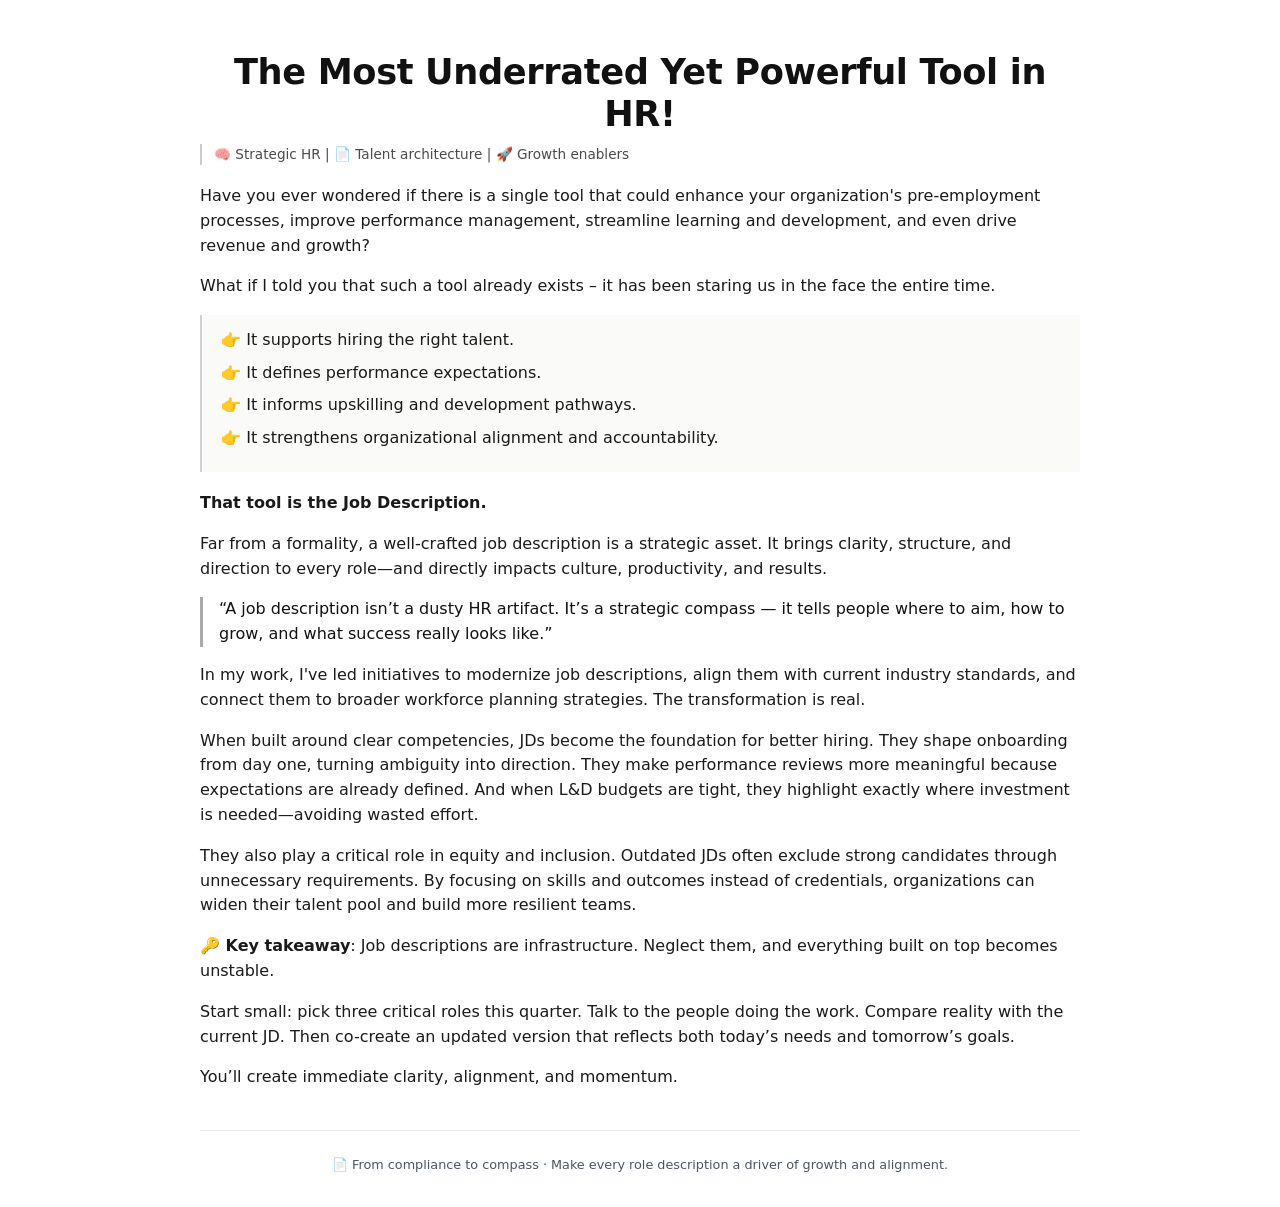
<file: blogs/powerfull_hr_tools/index.html>
<!DOCTYPE html>
<html lang="en">
<head>
    <meta charset="UTF-8">
    <meta name="viewport" content="width=device-width, initial-scale=1.0">
    <title>The Most Underrated Yet Powerful Tool in HR · JD Strategy & Growth</title>
    <style>
        * {
            margin: 0;
            padding: 0;
            box-sizing: border-box;
        }

        body {
            background: #ffffff;
            font-family: system-ui, -apple-system, 'Segoe UI', Roboto, 'Helvetica Neue', sans-serif;
            color: #111;
            line-height: 1.55;
            padding: 2rem 1.2rem;
        }

        .simple-content {
            max-width: 880px;
            margin: 0 auto;
            background: white;
        }

        h1 {
            font-size: 2.2rem;
            font-weight: 600;
            margin: 1.2rem 0 0.5rem 0;
            line-height: 1.2;
            letter-spacing: -0.01em;
        }

        h2 {
            font-size: 1.7rem;
            font-weight: 600;
            margin: 1.4rem 0 0.6rem 0;
            border-bottom: 1px solid #e2e2e2;
            padding-bottom: 0.2rem;
        }

        h3 {
            font-size: 1.35rem;
            font-weight: 600;
            margin: 1.2rem 0 0.4rem 0;
        }

        p, li, .meta-text {
            font-size: 1rem;
            margin-bottom: 1rem;
            color: #1a1a1a;
        }

        ul, ol {
            margin: 0.75rem 0 1rem 1.8rem;
        }
        li {
            margin-bottom: 0.5rem;
        }

        a {
            color: #0066cc;
            text-decoration: underline;
            text-underline-offset: 2px;
        }
        a:hover {
            color: #004499;
        }

        img {
            max-width: 100%;
            height: auto;
            display: block;
            margin: 1rem 0;
            border: 1px solid #ddd;
            border-radius: 0;
        }

        hr {
            margin: 2rem 0 1.5rem;
            border: 0;
            height: 1px;
            background: #ddd;
        }

        .post-meta-plain {
            font-size: 0.85rem;
            color: #4a4a4a;
            margin: 0.3rem 0 1.2rem 0;
            border-left: 2px solid #ccc;
            padding-left: 0.75rem;
        }

        .simple-quote {
            margin: 1rem 0;
            font-style: normal;
            border-left: 3px solid #aaa;
            padding-left: 1rem;
            background: transparent;
        }

        .footer-simple {
            margin-top: 2.5rem;
            font-size: 0.8rem;
            color: #4b5563;
            border-top: 1px solid #eaeaea;
            padding-top: 1.5rem;
            text-align: center;
        }
        
        .highlight-thought {
            margin: 1.2rem 0;
            padding: 0.75rem 0 0.75rem 1rem;
            border-left: 3px solid #888;
            background: transparent;
        }

        .jd-benefits-grid {
            margin: 1rem 0 1.2rem 0;
            background: #fafaf9;
            padding: 0.8rem 1.2rem;
            border-radius: 0;
            border-left: 2px solid #d0d0d0;
        }

        .jd-benefits-grid p {
            margin-bottom: 0.5rem;
        }
    </style>
</head>
<body>
<div class="simple-content">
    
    <h1 style="text-align: center;">The Most Underrated Yet Powerful Tool in HR!</h1>
    <div class="post-meta-plain">
        🧠 Strategic HR | 📄 Talent architecture | 🚀 Growth enablers
    </div>
    
    <p>Have you ever wondered if there is a single tool that could enhance your organization's pre-employment processes, improve performance management, streamline learning and development, and even drive revenue and growth?</p>
    
    <p>What if I told you that such a tool already exists – it has been staring us in the face the entire time.</p>
    
    <div class="jd-benefits-grid">
        <p>👉 It supports hiring the right talent.</p>
        <p>👉 It defines performance expectations.</p>
        <p>👉 It informs upskilling and development pathways.</p>
        <p>👉 It strengthens organizational alignment and accountability.</p>
    </div>
    
    <p><strong>That tool is the Job Description.</strong></p>
    
    <p>Far from a formality, a well-crafted job description is a strategic asset. It brings clarity, structure, and direction to every role—and directly impacts culture, productivity, and results.</p>
    
    <div class="simple-quote">
        “A job description isn’t a dusty HR artifact. It’s a strategic compass — it tells people where to aim, how to grow, and what success really looks like.”
    </div>
    
    <p>In my work, I've led initiatives to modernize job descriptions, align them with current industry standards, and connect them to broader workforce planning strategies. The transformation is real.</p>
    
    <p>When built around clear competencies, JDs become the foundation for better hiring. They shape onboarding from day one, turning ambiguity into direction. They make performance reviews more meaningful because expectations are already defined. And when L&D budgets are tight, they highlight exactly where investment is needed—avoiding wasted effort.</p>
    
    <p>They also play a critical role in equity and inclusion. Outdated JDs often exclude strong candidates through unnecessary requirements. By focusing on skills and outcomes instead of credentials, organizations can widen their talent pool and build more resilient teams.</p>
    
    
    <p><strong>🔑 Key takeaway</strong>: Job descriptions are infrastructure. Neglect them, and everything built on top becomes unstable.</p>
    
    <p>Start small: pick three critical roles this quarter. Talk to the people doing the work. Compare reality with the current JD. Then co-create an updated version that reflects both today’s needs and tomorrow’s goals.</p>
    
    <p>You’ll create immediate clarity, alignment, and momentum.</p>

    <div class="footer-simple">
        📄 From compliance to compass · Make every role description a driver of growth and alignment.
    </div>
    
</div>
</body>
</html>
</file>
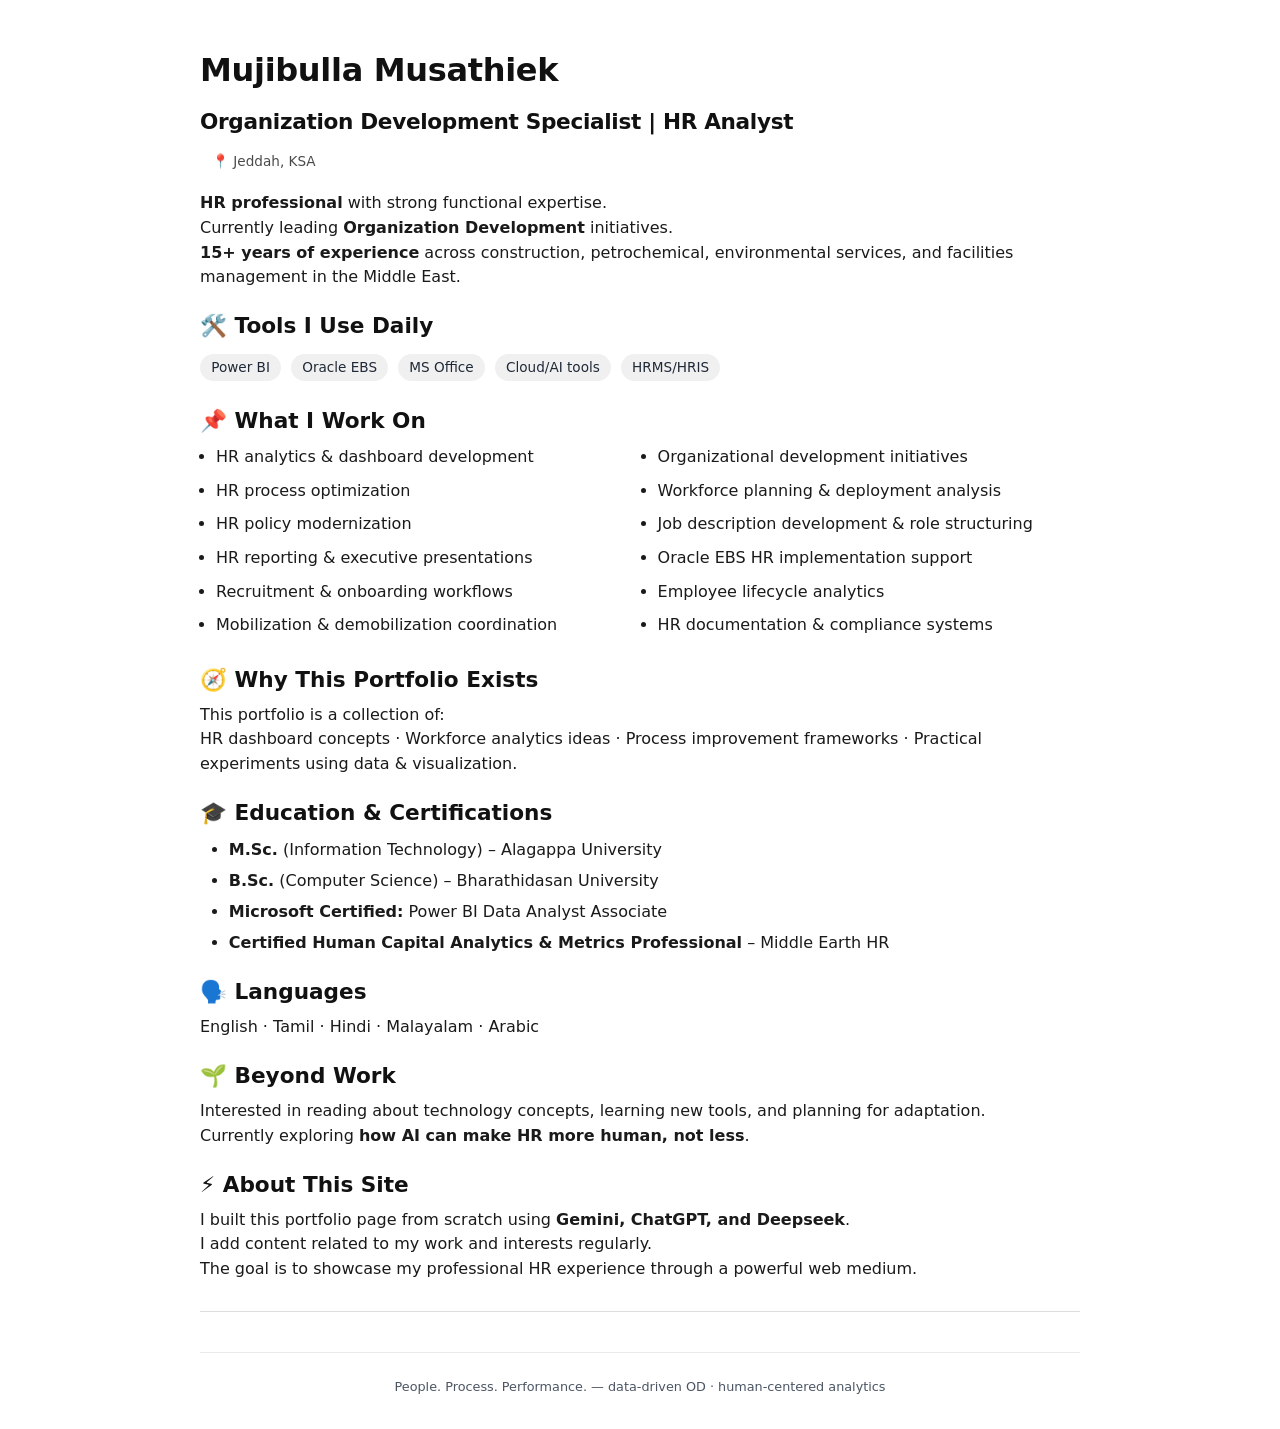
<file: aboutme.html>
<!DOCTYPE html>
<html lang="en">
<head>
    <meta charset="UTF-8">
    <meta name="viewport" content="width=device-width, initial-scale=1.0">
    <title>About Me · Mujibulla M · HR & Organization Development</title>
    <style>
        * {
            margin: 0;
            padding: 0;
            box-sizing: border-box;
        }

        body {
            background: #ffffff;
            font-family: system-ui, -apple-system, 'Segoe UI', Roboto, 'Helvetica Neue', sans-serif;
            color: #111;
            line-height: 1.55;
            padding: 2rem 1.2rem;
        }

        .simple-content {
            max-width: 880px;
            margin: 0 auto;
            background: white;
        }

        h1 {
            font-size: 2rem;
            font-weight: 600;
            margin: 1.2rem 0 0.25rem 0;
            line-height: 1.2;
            letter-spacing: -0.01em;
        }

        h2 {
            font-size: 1.7rem;
            font-weight: 600;
            margin: 1.4rem 0 0.6rem 0;
            border-bottom: 1px solid #e2e2e2;
            padding-bottom: 0.2rem;
        }

        h3 {
            font-size: 1.35rem;
            font-weight: 600;
            margin: 1.2rem 0 0.4rem 0;
        }

        p, li, .meta-text {
            font-size: 1rem;
            margin-bottom: 1rem;
            color: #1a1a1a;
        }

        ul, ol {
            margin: 0.5rem 0 0.75rem 1.8rem;
        }
        li {
            margin-bottom: 0.4rem;
        }

        a {
            color: #0066cc;
            text-decoration: underline;
            text-underline-offset: 2px;
        }
        a:hover {
            color: #004499;
        }

        hr {
            margin: 1.8rem 0 1.2rem;
            border: 0;
            height: 1px;
            background: #ddd;
        }

        .post-meta-plain {
            font-size: 0.85rem;
            color: #4a4a4a;
            margin: 0.2rem 0 1.2rem 0;
            border-left: 0px solid #ccc;
            padding-left: 0.75rem;
        }

        .simple-quote {
            margin: 1rem 0;
            font-style: normal;
            border-left: 3px solid #aaa;
            padding-left: 1rem;
            background: transparent;
        }

        .footer-simple {
            margin-top: 2.5rem;
            font-size: 0.8rem;
            color: #4b5563;
            border-top: 1px solid #eaeaea;
            padding-top: 1.5rem;
            text-align: center;
        }
        
        .highlight-thought {
            margin: 1.2rem 0;
            padding: 0.75rem 0 0.75rem 1rem;
            border-left: 3px solid #888;
            background: transparent;
        }

        /* tool-badge styling (optional) */
        .tool-badge {
            display: inline-block;
            background: #f0f0f0;
            padding: 0.2rem 0.7rem;
            margin: 0.2rem 0.3rem 0.2rem 0;
            border-radius: 20px;
            font-size: 0.85rem;
            font-weight: 450;
            color: #1f2937;
        }

        .two-col-list {
            display: grid;
            grid-template-columns: repeat(2, 1fr);
            gap: 0.2rem 1.2rem;
            margin: 0.5rem 0 0.75rem 1rem;
        }
        .two-col-list li {
            margin-bottom: 0.35rem;
        }

        @media (max-width: 600px) {
            .two-col-list {
                grid-template-columns: 1fr;
                margin-left: 1rem;
            }
            body {
                padding: 1.2rem;
            }
            h1 {
                font-size: 1.8rem;
            }
        }
    </style>
</head>
<body>
<div class="simple-content">
    
    <!-- title & subtile: clean, direct -->
    <h1>Mujibulla Musathiek <span style="font-weight:500;"><p><h3>Organization Development Specialist | HR Analyst</span></h3></p></h1>
    <div class="post-meta-plain">
        📍 Jeddah, KSA
    </div>
    
    <!-- CRISP about intro: 3 lines exactly as we refined -->
    <p><strong>HR professional</strong> with strong functional expertise.<br>
    Currently leading <strong>Organization Development</strong> initiatives.<br>
    <strong>15+ years of experience</strong> across construction, petrochemical, environmental services, and facilities management in the Middle East.</p>
    
    <!-- Tools section (clean badges) -->
    <h3>🛠️ Tools I Use Daily</h3>
    <div style="margin: 0.5rem 0 0.8rem 0;">
        <span class="tool-badge">Power BI</span>
        <span class="tool-badge">Oracle EBS</span>
        <span class="tool-badge">MS Office</span>
        <span class="tool-badge">Cloud/AI tools</span>
        <span class="tool-badge">HRMS/HRIS</span>
    </div>
    
    <!-- What I Work On: two-column for crisp density but fully readable -->
    <h3>📌 What I Work On</h3>
    <ul class="two-col-list">
        <li>HR analytics & dashboard development</li>
        <li>Organizational development initiatives</li>
        <li>HR process optimization</li>
        <li>Workforce planning & deployment analysis</li>
        <li>HR policy modernization</li>
        <li>Job description development & role structuring</li>
        <li>HR reporting & executive presentations</li>
        <li>Oracle EBS HR implementation support</li>
        <li>Recruitment & onboarding workflows</li>
        <li>Employee lifecycle analytics</li>
        <li>Mobilization & demobilization coordination</li>
        <li>HR documentation & compliance systems</li>
    </ul>
    
    <!-- Why this portfolio exists (authentic tone) -->
    <h3>🧭 Why This Portfolio Exists</h3>
    <p>This portfolio is a collection of:<br>
    HR dashboard concepts · Workforce analytics ideas · Process improvement frameworks · Practical experiments using data & visualization.</p>
    
    <!-- Education & certifications (structured with em dash for readability) -->
    <h3>🎓 Education & Certifications</h3>
    <ul>
        <li><strong>M.Sc.</strong> (Information Technology) – Alagappa University</li>
        <li><strong>B.Sc.</strong> (Computer Science) – Bharathidasan University</li>
        <li><strong>Microsoft Certified:</strong> Power BI Data Analyst Associate</li>
        <li><strong>Certified Human Capital Analytics & Metrics Professional</strong> – Middle Earth HR</li>
    </ul>
    
    <!-- Languages: inline format -->
    <h3>🗣️ Languages</h3>
    <p>English · Tamil · Hindi · Malayalam · Arabic</p>
    
    <!-- Beyond work / personal learning -->
    <h3>🌱 Beyond Work</h3>
    <p>Interested in reading about technology concepts, learning new tools, and planning for adaptation.<br>
    Currently exploring <strong>how AI can make HR more human, not less</strong>.</p>
    
    <!-- About this site / transparent approach -->
    <h3>⚡ About This Site</h3>
    <p>I built this portfolio page from scratch using <strong>Gemini, ChatGPT, and Deepseek</strong>.<br>
    I add content related to my work and interests regularly.<br>
    The goal is to showcase my professional HR experience through a powerful web medium. </p>
    
    <!-- subtle horizontal rule and signature / consistent with template style -->
    <hr>
    <div class="footer-simple">
        People. Process. Performance. — data-driven OD · human-centered analytics
    </div>
    
</div>
</body>
</html>
</file>
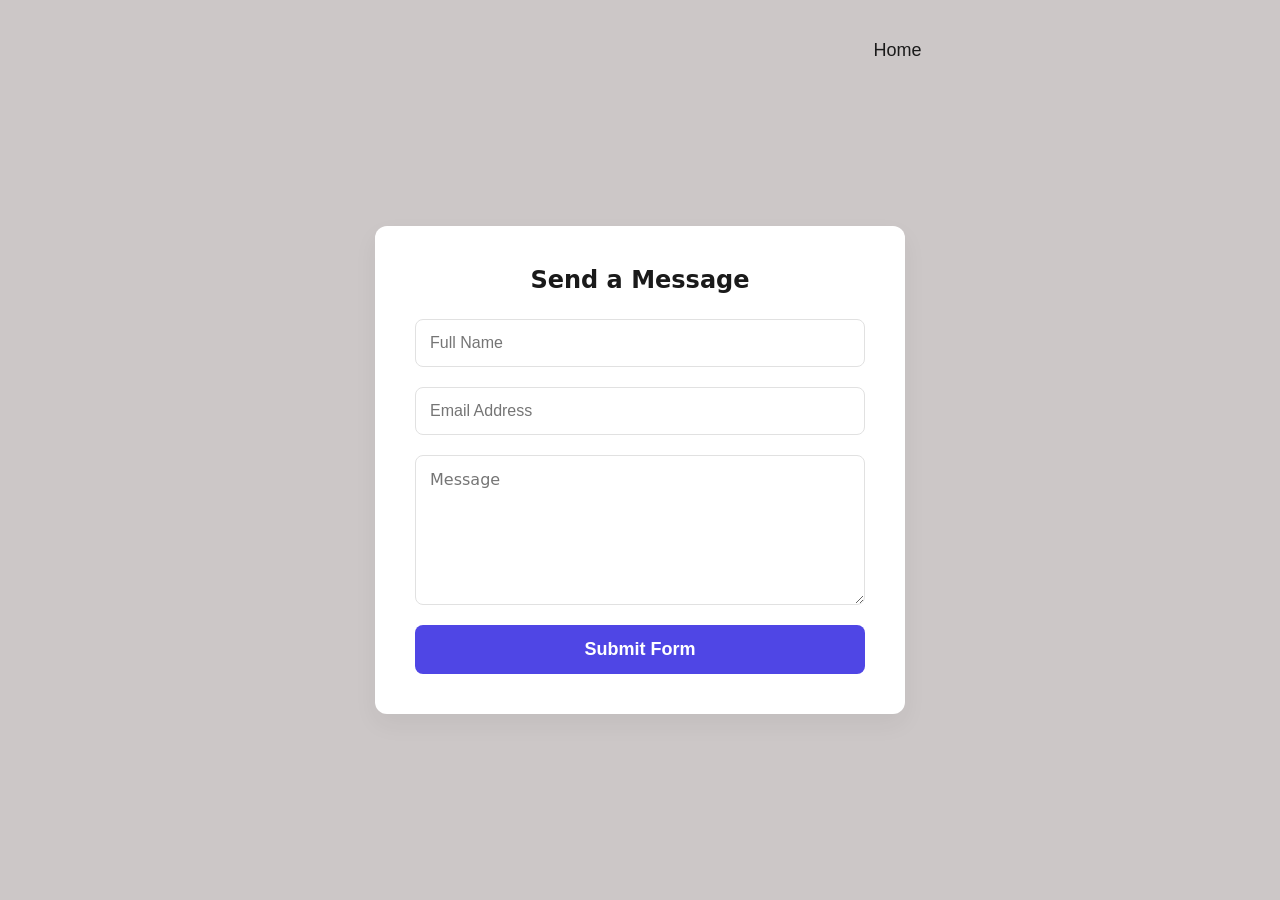
<file: contact.html>
<!DOCTYPE html>
<html lang="en">
<head>
    <meta charset="UTF-8">
    <meta name="viewport" content="width=device-width, initial-scale=1.0">
    <link rel="stylesheet" href="style.css">
    <title>Contact Me</title>
    <style>
    .main-header {
    position: absolute; /* Stays at the top even if you scroll */
    top: 0;
    left: 0;
    width: 100%;
    display: flex;
    justify-content: flex-end; /* Aligns link to the right */
    padding: 40px 28% 0;
    box-sizing: border-box;
    }

    .home_link {
    text-decoration: none;
    color: #1a1a1a;
    font-size: 18px;
    font-weight: 500;
    padding-bottom: 4px;
}
        body {
           font-family: system-ui, -apple-system, BlinkMacSystemFont, "Inter", sans-serif;
            display: flex;
            flex-direction: column;
            justify-content: center;
            align-items: center;
            min-height: 100vh;
            margin: 0;
            background-color: #ccc7c7;
        }

        
    

        .contact-container {
            background: white;
            padding: 40px;
            border-radius: 12px;
            box-shadow: 0 10px 25px rgba(0,0,0,0.05);
            width: 100%;
            max-width: 450px;
            z-index: 1;
            margin-top: 40px;
        }

        h2 {
            margin-top: 0;
            margin-bottom: 25px;
            color: #1a1a1a;
            text-align: center;
            font-size: 24px;
        }

        form {
            display: flex;
            flex-direction: column;
            width: 100%;
        }

        input, 
        textarea, 
        button {
            width: 100%; 
            box-sizing: border-box; 
            margin-bottom: 20px;
            padding: 14px;
            border: 1.5px solid #e1e1e1;
            border-radius: 8px;
            font-size: 16px;
            outline: none;
            transition: all 0.3s ease;
        }

        input:focus, textarea:focus {
            border-color: #4f46e5;
            box-shadow: 0 0 0 3px rgba(79, 70, 229, 0.1);
        }

        textarea {
            resize: vertical;
            min-height: 150px;
            font-family: inherit;
        }

        button {
            background-color: #4f46e5;
            color: white;
            border: none;
            font-weight: 600;
            cursor: pointer;
            margin-bottom: 0;
            font-size: 18px;
        }

        button:hover {
            background-color: #4338ca;
            transform: translateY(-1px);
        }

        button:active {
            transform: translateY(0);
        }



   
    </style>
</head>
<body>
   
<header class="main-header">
    <nav>
    <a href="https://adigitalcanvas.github.io/techblog/" class="home_link">Home</a>
    </nav>
</header>

<div class="contact-container">

    <h2>Send a Message</h2>
    
    <form id="form" action="https://api.web3forms.com/submit" method="POST">
        <input type="hidden" name="access_key" value="1dc18d09-3194-4f40-b484-af7b3500cdca">
        <input type="hidden" name="subject" value="New Submission from GitHub Pages">
        <input type="checkbox" name="botcheck" class="hidden" style="display:none">

        <input type="text" name="name" placeholder="Full Name" required>
        <input type="email" name="email" placeholder="Email Address" required>
        <textarea name="message" placeholder="Message" required></textarea>
        
        <button type="submit">Submit Form</button>
    </form>
</div>

<script>
    window.onload = function() {
        document.getElementById("form").reset();
    };
</script>
</body>
</html>
</file>
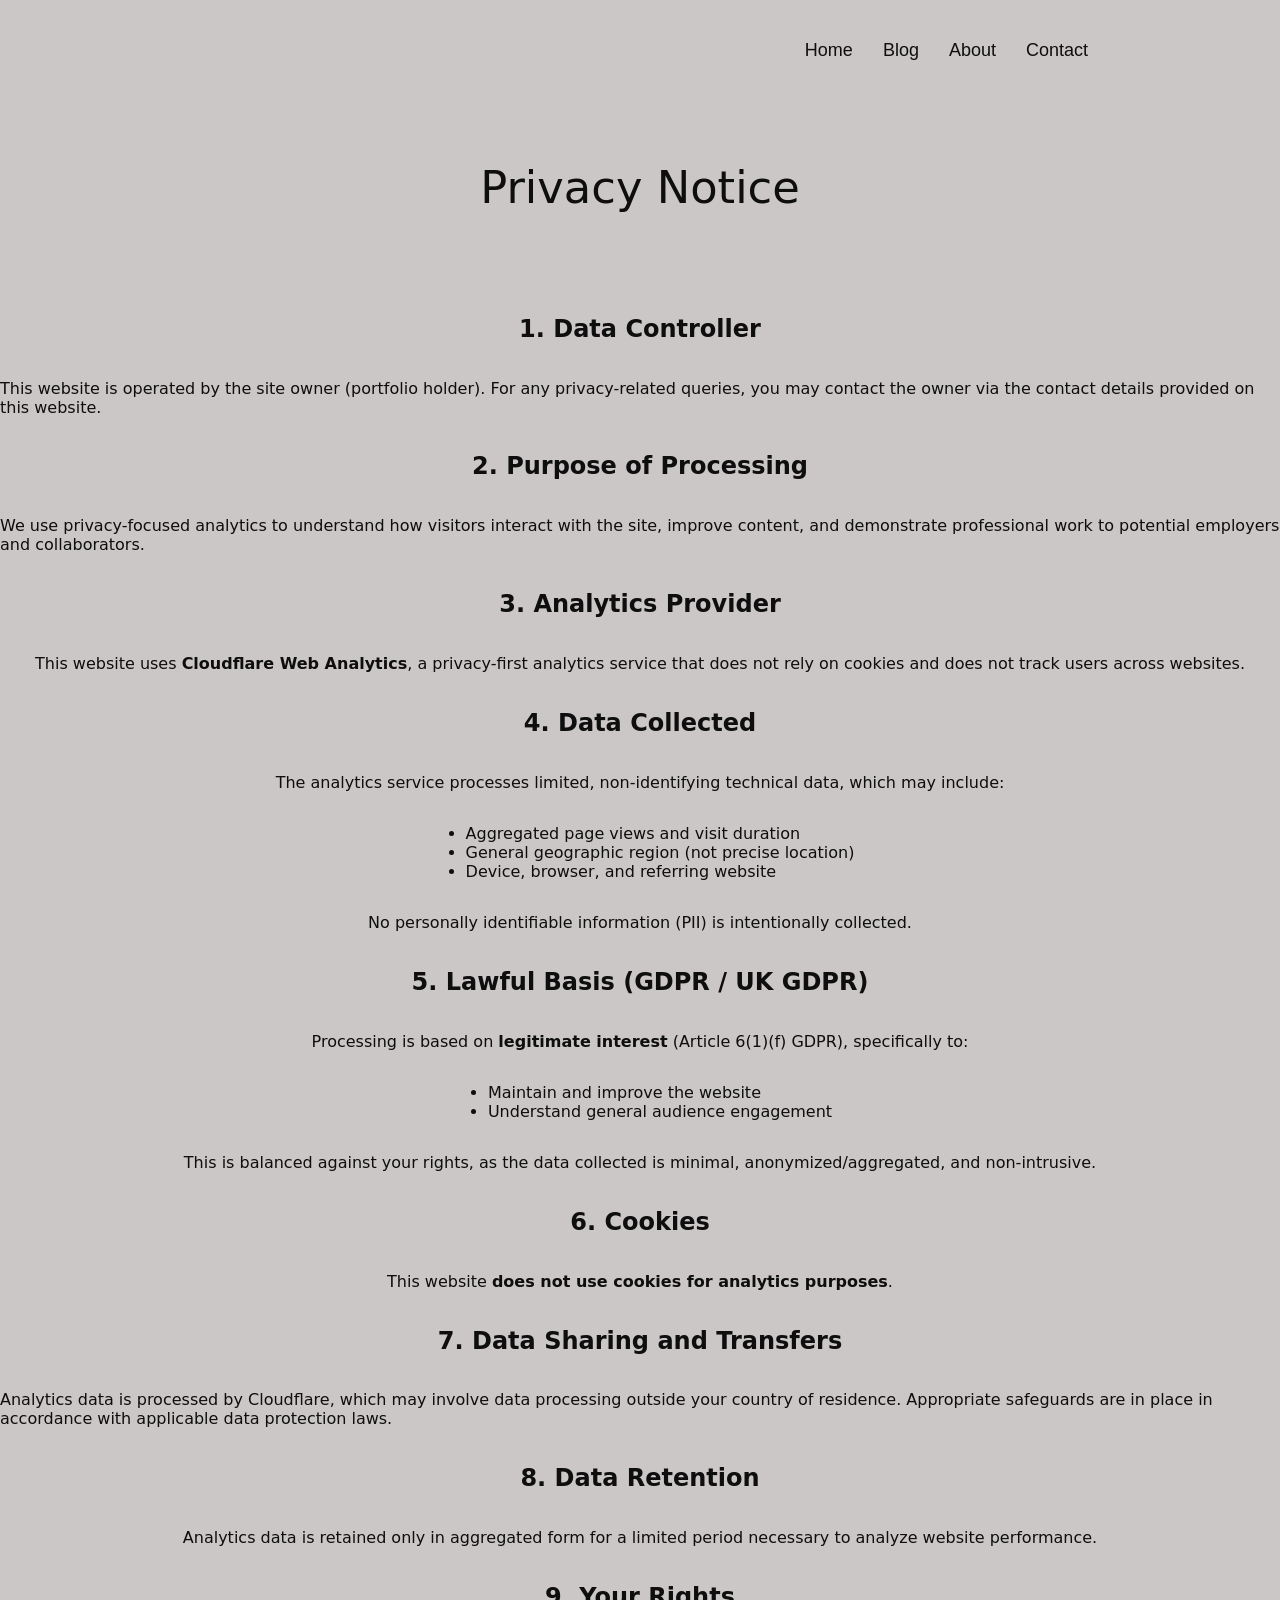
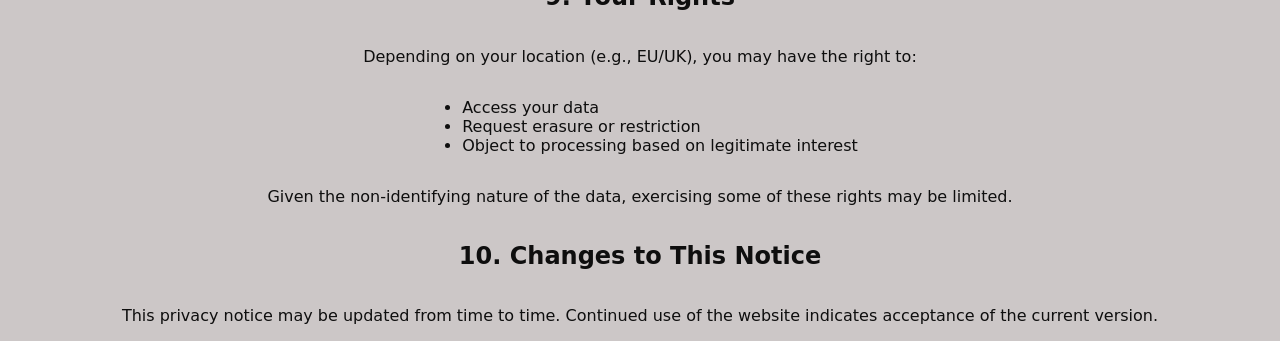
<file: privacypolicy.html>
<!DOCTYPE html>
<html lang="en">
<head>
    <meta charset="UTF-8">
    <meta name="viewport" content="width=device-width, initial-scale=1.0">
    <link rel="stylesheet" href="style.css">
    <title>Privacy Policy</title>

    <style>
        :root {
            --bg-color: #CCC7C7;
            --text-primary: #0e0e0e;
            --text-secondary: #4a4a4a;
            --border-normal: #9400D3;
            --border-hover: #00ffff;
        }
        header {
            width: 70%;
            padding: 100px 0 60px; 
            margin: 0 auto;
            text-align: center;
        }
        body {
            background-color: var(--bg-color);
            color: var(--text-primary);
            font-family: system-ui, -apple-system, BlinkMacSystemFont, "Inter", sans-serif;
            margin: 0;
            padding: 0;
            display: flex;
            flex-direction: column;
            align-items: center;
            min-height: 100vh;
        }

        nav {
            width: 100%;
            display: flex;
            color: var(--text-primary);
            font-size: 18px;
            justify-content: flex-end;
            padding: 40px 15% 0;
            box-sizing: border-box;
            gap: 30px;
        }

        .home-link:hover {
            text-decoration: underline;
        }
        
        header h1 { 
            font-size: 2.8rem; 
            margin: 0 auto 20px;
            font-weight: 400;
            line-height: 1.2;
            max-width: 800px;
        }
    </style>
</head>

<body>
    <nav>
        <a href="https://adigitalcanvas.github.io/techblog/">Home</a>
        <a href="https://goingextramilenew.blogspot.com/">Blog</a>
        <a href="aboutm.html">About</a>
        <a href="contact.html">Contact</a>
    </nav>
<header>
<h1 style="text-align: center;">Privacy Notice</h1>
</header>
<h2>1. Data Controller</h2>
<p data-start="278" data-end="449">This website is operated by the site owner (portfolio holder). For any privacy-related queries, you may contact the owner via the contact details provided on this website.</p>
<h2>2. Purpose of Processing</h2>
<p data-start="483" data-end="659">We use privacy-focused analytics to understand how visitors interact with the site, improve content, and demonstrate professional work to potential employers and collaborators.</p>
<h2>3. Analytics Provider</h2>
<p data-start="690" data-end="843">This website uses <strong data-start="708" data-end="736">Cloudflare Web Analytics</strong>, a privacy-first analytics service that does not rely on cookies and does not track users across websites.</p>
<h2 data-start="845" data-end="869">4. Data Collected</h2>
<p data-start="870" data-end="961">The analytics service processes limited, non-identifying technical data, which may include:</p>
<ul data-start="962" data-end="1102">
<li data-section-id="1gouxj8" data-start="962" data-end="1006">Aggregated page views and visit duration</li>
<li data-section-id="bldwf" data-start="1007" data-end="1059">General geographic region (not precise location)</li>
<li data-section-id="1ixdozc" data-start="1060" data-end="1102">Device, browser, and referring website</li>
</ul>
<p data-start="1104" data-end="1176">No personally identifiable information (PII) is intentionally collected.</p>
<h2 data-start="1178" data-end="1217">5. Lawful Basis (GDPR / UK GDPR)</h2>
<p data-start="1218" data-end="1305">Processing is based on <strong data-start="1241" data-end="1264">legitimate interest</strong> (Article 6(1)(f) GDPR), specifically to:</p>
<ul data-start="1306" data-end="1385">
<li data-section-id="1ys5y2q" data-start="1306" data-end="1342">Maintain and improve the website</li>
<li data-section-id="vzhulv" data-start="1343" data-end="1385">Understand general audience engagement</li>
</ul>
<p data-start="1387" data-end="1500">This is balanced against your rights, as the data collected is minimal, anonymized/aggregated, and non-intrusive.</p>
<h2 data-start="1502" data-end="1519">6. Cookies</h2>
<p data-start="1520" data-end="1581">This website <strong data-start="1533" data-end="1580">does not use cookies for analytics purposes</strong>.</p>
<h2 data-start="1583" data-end="1619">7. Data Sharing and Transfers</h2>
<p data-start="1620" data-end="1819">Analytics data is processed by Cloudflare, which may involve data processing outside your country of residence. Appropriate safeguards are in place in accordance with applicable data protection laws.</p>
<h2 data-start="1821" data-end="1845">8. Data Retention</h2>
<p data-start="1846" data-end="1959">Analytics data is retained only in aggregated form for a limited period necessary to analyze website performance.</p>
<h2 data-start="1961" data-end="1982">9. Your Rights</h2>
<p data-start="1983" data-end="2051">Depending on your location (e.g., EU/UK), you may have the right to:</p>
<ul data-start="2052" data-end="2161">
<li data-section-id="ol3wwd" data-start="2052" data-end="2072">Access your data</li>
<li data-section-id="1gvi8k7" data-start="2073" data-end="2107">Request erasure or restriction</li>
<li data-section-id="1yna62k" data-start="2108" data-end="2161">Object to processing based on legitimate interest</li>
</ul>
<p data-start="2163" data-end="2256">Given the non-identifying nature of the data, exercising some of these rights may be limited.</p>
<h2 data-start="2258" data-end="2291">10. Changes to This Notice</h2>
<p data-start="2292" data-end="2419">This privacy notice may be updated from time to time. Continued use of the website indicates acceptance of the current version.</p>
</body>
</html>
</file>
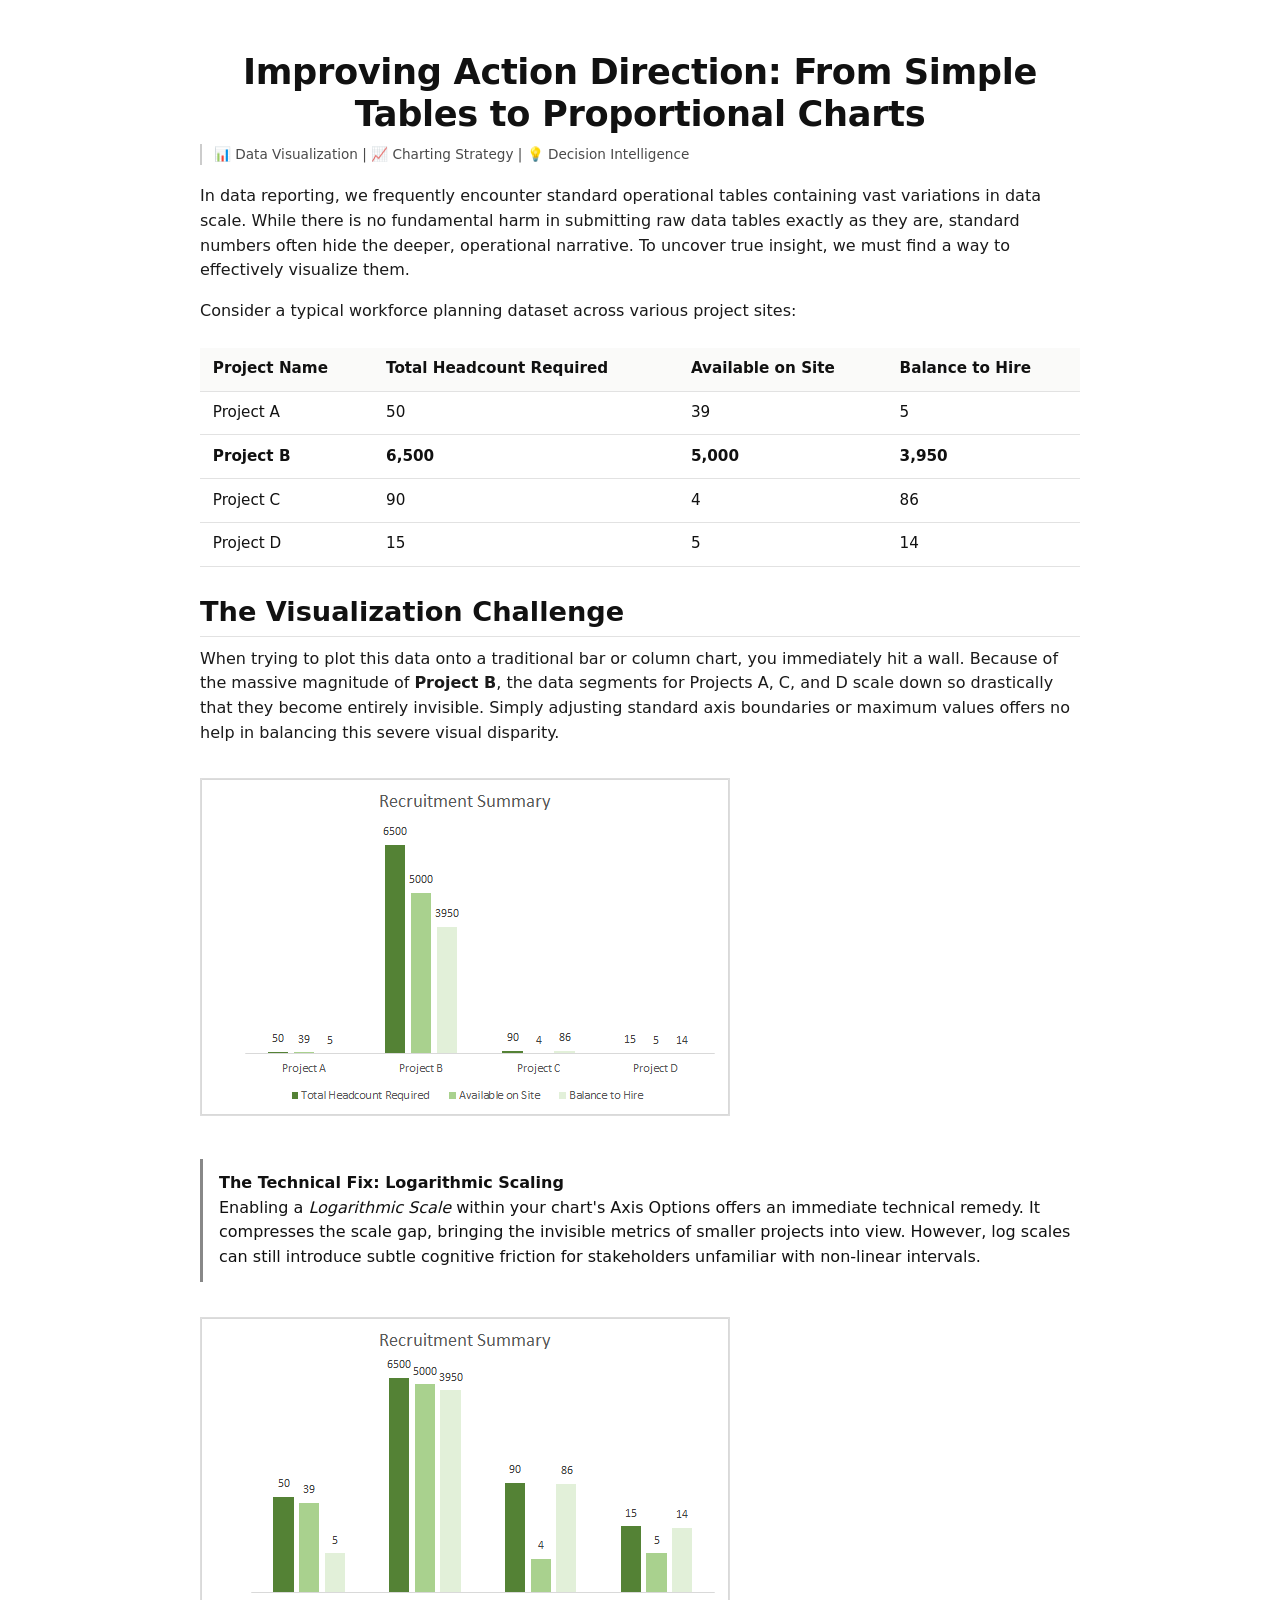
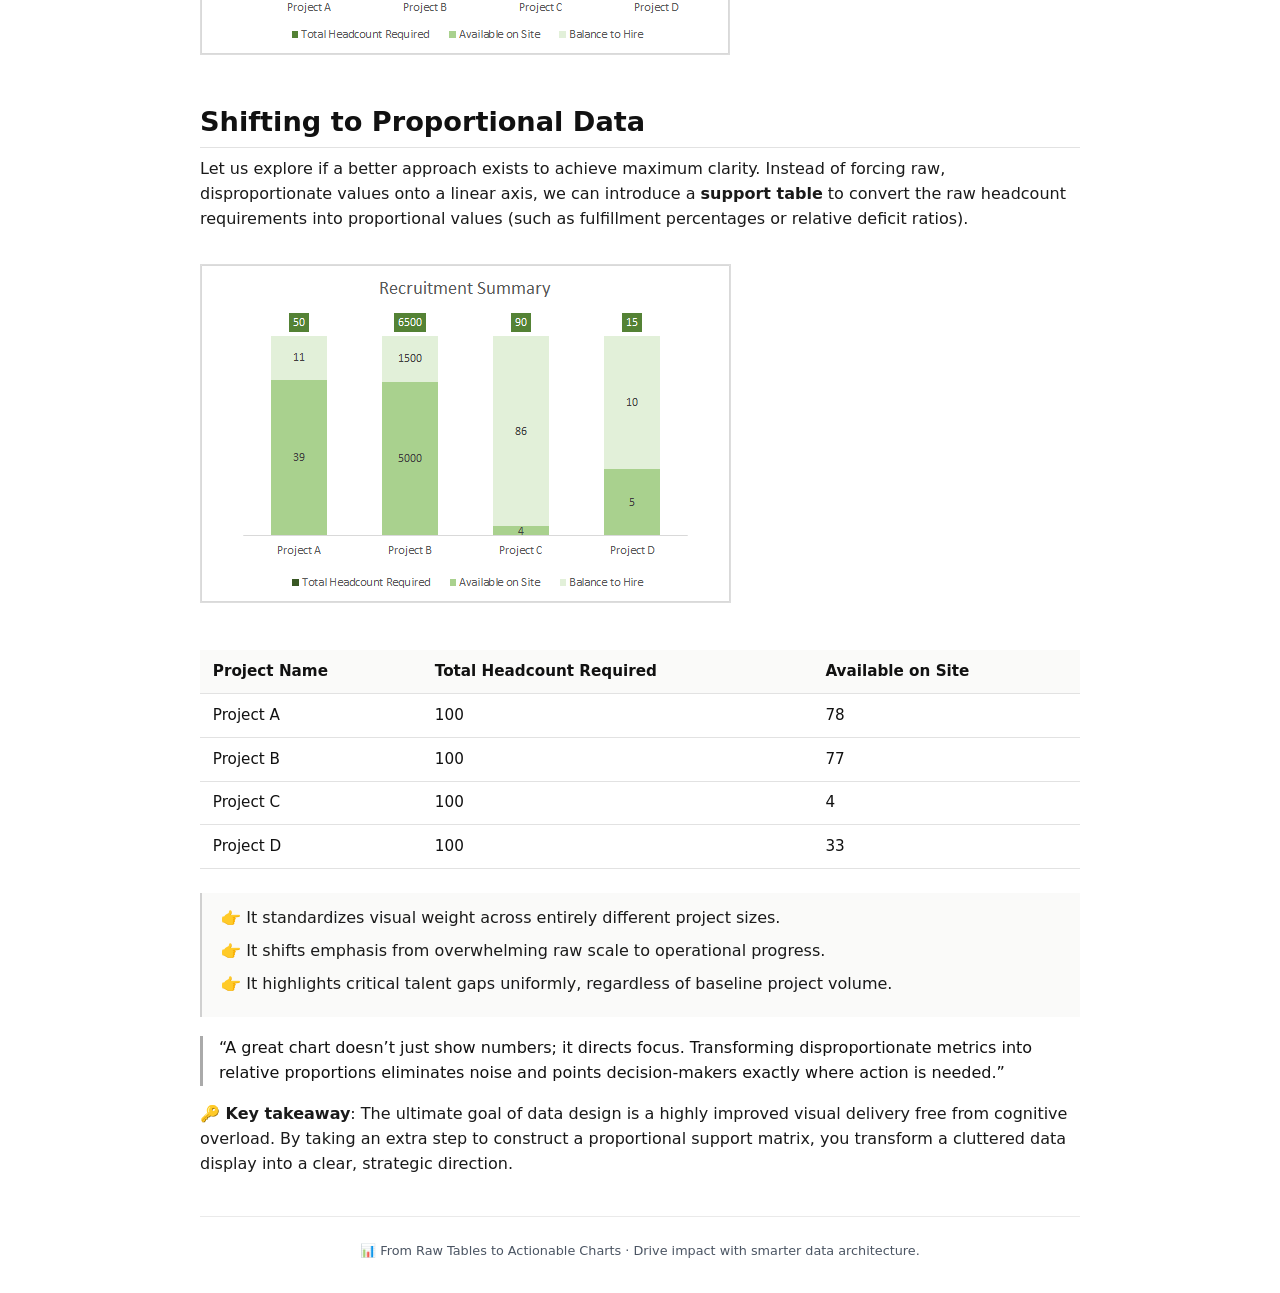
<file: blogs/proportionalchart/index.html.html>
<!DOCTYPE html>
<html lang="en">
<head>
    <meta charset="UTF-8">
    <meta name="viewport" content="width=device-width, initial-scale=1.0">
    <title>Improving Action Direction: From Simple Tables to Proportional Charts</title>
    <style>
        * {
            margin: 0;
            padding: 0;
            box-sizing: border-box;
        }

        body {
            background: #ffffff;
            font-family: system-ui, -apple-system, 'Segoe UI', Roboto, 'Helvetica Neue', sans-serif;
            color: #111;
            line-height: 1.55;
            padding: 2rem 1.2rem;
        }

        .simple-content {
            max-width: 880px;
            margin: 0 auto;
            background: white;
        }

        h1 {
            font-size: 2.2rem;
            font-weight: 600;
            margin: 1.2rem 0 0.5rem 0;
            line-height: 1.2;
            letter-spacing: -0.01em;
        }

        h2 {
            font-size: 1.7rem;
            font-weight: 600;
            margin: 1.4rem 0 0.6rem 0;
            border-bottom: 1px solid #e2e2e2;
            padding-bottom: 0.2rem;
        }

        h3 {
            font-size: 1.35rem;
            font-weight: 600;
            margin: 1.2rem 0 0.4rem 0;
        }

        p, li, .meta-text {
            font-size: 1rem;
            margin-bottom: 1rem;
            color: #1a1a1a;
        }

        ul, ol {
            margin: 0.75rem 0 1rem 1.8rem;
        }
        li {
            margin-bottom: 0.5rem;
        }

        a {
            color: #0066cc;
            text-decoration: underline;
            text-underline-offset: 2px;
        }
        a:hover {
            color: #004499;
        }

        img {
            max-width: 100%;
            height: auto;
            display: block;
            margin: 1rem 0;
            border: 1px solid #ddd;
            border-radius: 0;
        }

        hr {
            margin: 2rem 0 1.5rem;
            border: 0;
            height: 1px;
            background: #ddd;
        }

        .post-meta-plain {
            font-size: 0.85rem;
            color: #4a4a4a;
            margin: 0.3rem 0 1.2rem 0;
            border-left: 2px solid #ccc;
            padding-left: 0.75rem;
        }

        .simple-quote {
            margin: 1rem 0;
            font-style: normal;
            border-left: 3px solid #aaa;
            padding-left: 1rem;
            background: transparent;
        }

        .footer-simple {
            margin-top: 2.5rem;
            font-size: 0.8rem;
            color: #4b5563;
            border-top: 1px solid #eaeaea;
            padding-top: 1.5rem;
            text-align: center;
        }
        
        .highlight-thought {
            margin: 1.2rem 0;
            padding: 0.75rem 0 0.75rem 1rem;
            border-left: 3px solid #888;
            background: transparent;
        }

        .jd-benefits-grid {
            margin: 1rem 0 1.2rem 0;
            background: #fafaf9;
            padding: 0.8rem 1.2rem;
            border-radius: 0;
            border-left: 2px solid #d0d0d0;
        }

        .jd-benefits-grid p {
            margin-bottom: 0.5rem;
        }

        /* Custom minimal table styling matching the template aesthetic */
        .data-table {
            width: 100%;
            border-collapse: collapse;
            margin: 1.5rem 0;
            font-size: 0.95rem;
        }
        .data-table th, .data-table td {
            padding: 0.6rem 0.8rem;
            text-align: left;
            border-bottom: 1px solid #e2e2e2;
        }
        .data-table th {
            background-color: #fafaf9;
            font-weight: 600;
        }
    </style>
</head>
<body>
<div class="simple-content">
    
    <h1 style="text-align: center;">Improving Action Direction: From Simple Tables to Proportional Charts</h1>
    <div class="post-meta-plain">
        📊 Data Visualization | 📈 Charting Strategy | 💡 Decision Intelligence
    </div>
    
    <p>In data reporting, we frequently encounter standard operational tables containing vast variations in data scale. While there is no fundamental harm in submitting raw data tables exactly as they are, standard numbers often hide the deeper, operational narrative. To uncover true insight, we must find a way to effectively visualize them.</p>
    
    <p>Consider a typical workforce planning dataset across various project sites:</p>
    
    <table class="data-table">
        <thead>
            <tr>
                <th>Project Name</th>
                <th>Total Headcount Required</th>
                <th>Available on Site</th>
                <th>Balance to Hire</th>
            </tr>
        </thead>
        <tbody>
            <tr>
                <td>Project A</td>
                <td>50</td>
                <td>39</td>
                <td>5</td>
            </tr>
            <tr>
                <td><strong>Project B</strong></td>
                <td><strong>6,500</strong></td>
                <td><strong>5,000</strong></td>
                <td><strong>3,950</strong></td>
            </tr>
            <tr>
                <td>Project C</td>
                <td>90</td>
                <td>4</td>
                <td>86</td>
            </tr>
            <tr>
                <td>Project D</td>
                <td>15</td>
                <td>5</td>
                <td>14</td>
            </tr>
        </tbody>
    </table>
    
    <h2>The Visualization Challenge</h2>
    <p>When trying to plot this data onto a traditional bar or column chart, you immediately hit a wall. Because of the massive magnitude of <strong>Project B</strong>, the data segments for Projects A, C, and D scale down so drastically that they become entirely invisible. Simply adjusting standard axis boundaries or maximum values offers no help in balancing this severe visual disparity.</p>
   

    <div class="image-placeholder">
         <img src="https://adigitalcanvas.github.io/hcx/blogs/proportionalchart/1basicchart.png" style="display: inline-block; margin-left: auto; margin-right: auto;">
    </div>

 
    <div class="highlight-thought">
        <strong>The Technical Fix: Logarithmic Scaling</strong><br>
        Enabling a <em>Logarithmic Scale</em> within your chart's Axis Options offers an immediate technical remedy. It compresses the scale gap, bringing the invisible metrics of smaller projects into view. However, log scales can still introduce subtle cognitive friction for stakeholders unfamiliar with non-linear intervals.
    </div>

    <div class="image-placeholder">
        <img src="https://adigitalcanvas.github.io/hcx/blogs/proportionalchart/2logarithmi_scale.png" style="display: inline-block; margin-left: auto; margin-right: auto;">
    </div>

    <h2> Shifting to Proportional Data</h2>
    <p>Let us explore if a better approach exists to achieve maximum clarity. Instead of forcing raw, disproportionate values onto a linear axis, we can introduce a <strong>support table</strong> to convert the raw headcount requirements into proportional values (such as fulfillment percentages or relative deficit ratios).</p>


    <div class="image-placeholder">
        <img src="https://adigitalcanvas.github.io/hcx/blogs/proportionalchart/3proportional.png" style="display: inline-block; margin-left: auto; margin-right: auto;">
    </div>


  <table class="data-table">
        <thead>
            <tr>
                <th>Project Name</th>
                <th>Total Headcount Required</th>
                <th>Available on Site</th>
             </tr>
        </thead>
        <tbody>
            <tr>
                <td>Project A</td>
                <td>100</td>
                <td>78</td>
            </tr>
            <tr>
                <td>Project B</td>
                <td>100</td>
                <td>77</strong></td>
            </tr>
            <tr>
                <td>Project C</td>
                <td>100</td>
                <td>4</td>
            </tr>
            <tr>
                <td>Project D</td>
                <td>100</td>
                <td>33</td>
            </tr>
        </tbody>
    </table>

 
    
    <div class="jd-benefits-grid">
        <p>👉 It standardizes visual weight across entirely different project sizes.</p>
        <p>👉 It shifts emphasis from overwhelming raw scale to operational progress.</p>
        <p>👉 It highlights critical talent gaps uniformly, regardless of baseline project volume.</p>
    </div>
    
    <div class="simple-quote">
        “A great chart doesn’t just show numbers; it directs focus. Transforming disproportionate metrics into relative proportions eliminates noise and points decision-makers exactly where action is needed.”
    </div>
    

   
    <p><strong>🔑 Key takeaway</strong>: The ultimate goal of data design is a highly improved visual delivery free from cognitive overload. By taking an extra step to construct a proportional support matrix, you transform a cluttered data display into a clear, strategic direction.</p>

    <div class="footer-simple">
        📊 From Raw Tables to Actionable Charts · Drive impact with smarter data architecture.
    </div>
    
</div>
</body>
</html>
</file>
<file: style.css>
:root {
    --bg-color: #CCC7C7; 
    --text-primary: #0e0e0e;
}
/* This applies to every single piece of text on the site */
html, body {
    margin: 0;
    padding: 0;
    font-family: system-ui, -apple-system, BlinkMacSystemFont, "Inter", sans-serif;
    -webkit-font-smoothing: antialiased; /* Makes fonts look smoother on Mac */
}

/* Rules for all Menu links */
nav a, .menu-item {
    font-family: -apple-system, BlinkMacSystemFont, "Inter", sans-serif;
    font-size: 18px;
    font-weight: 500;
    color:var(--text-primary);
    text-decoration: none;
}

/* Rules for all Footers 
footer, .footer-text {
    font-size: 18px;
    color: black;
}*/

footer a {
    color: black !important;
    text-decoration: none; /* Optional: removes the underline */
    font-size: 18px;
}

footer a:hover {
    text-decoration: underline; /* Optional: shows underline only when hovering */
    opacity: 0.8; /* Optional: gives a slight fade effect when hovering */
}
</file>
